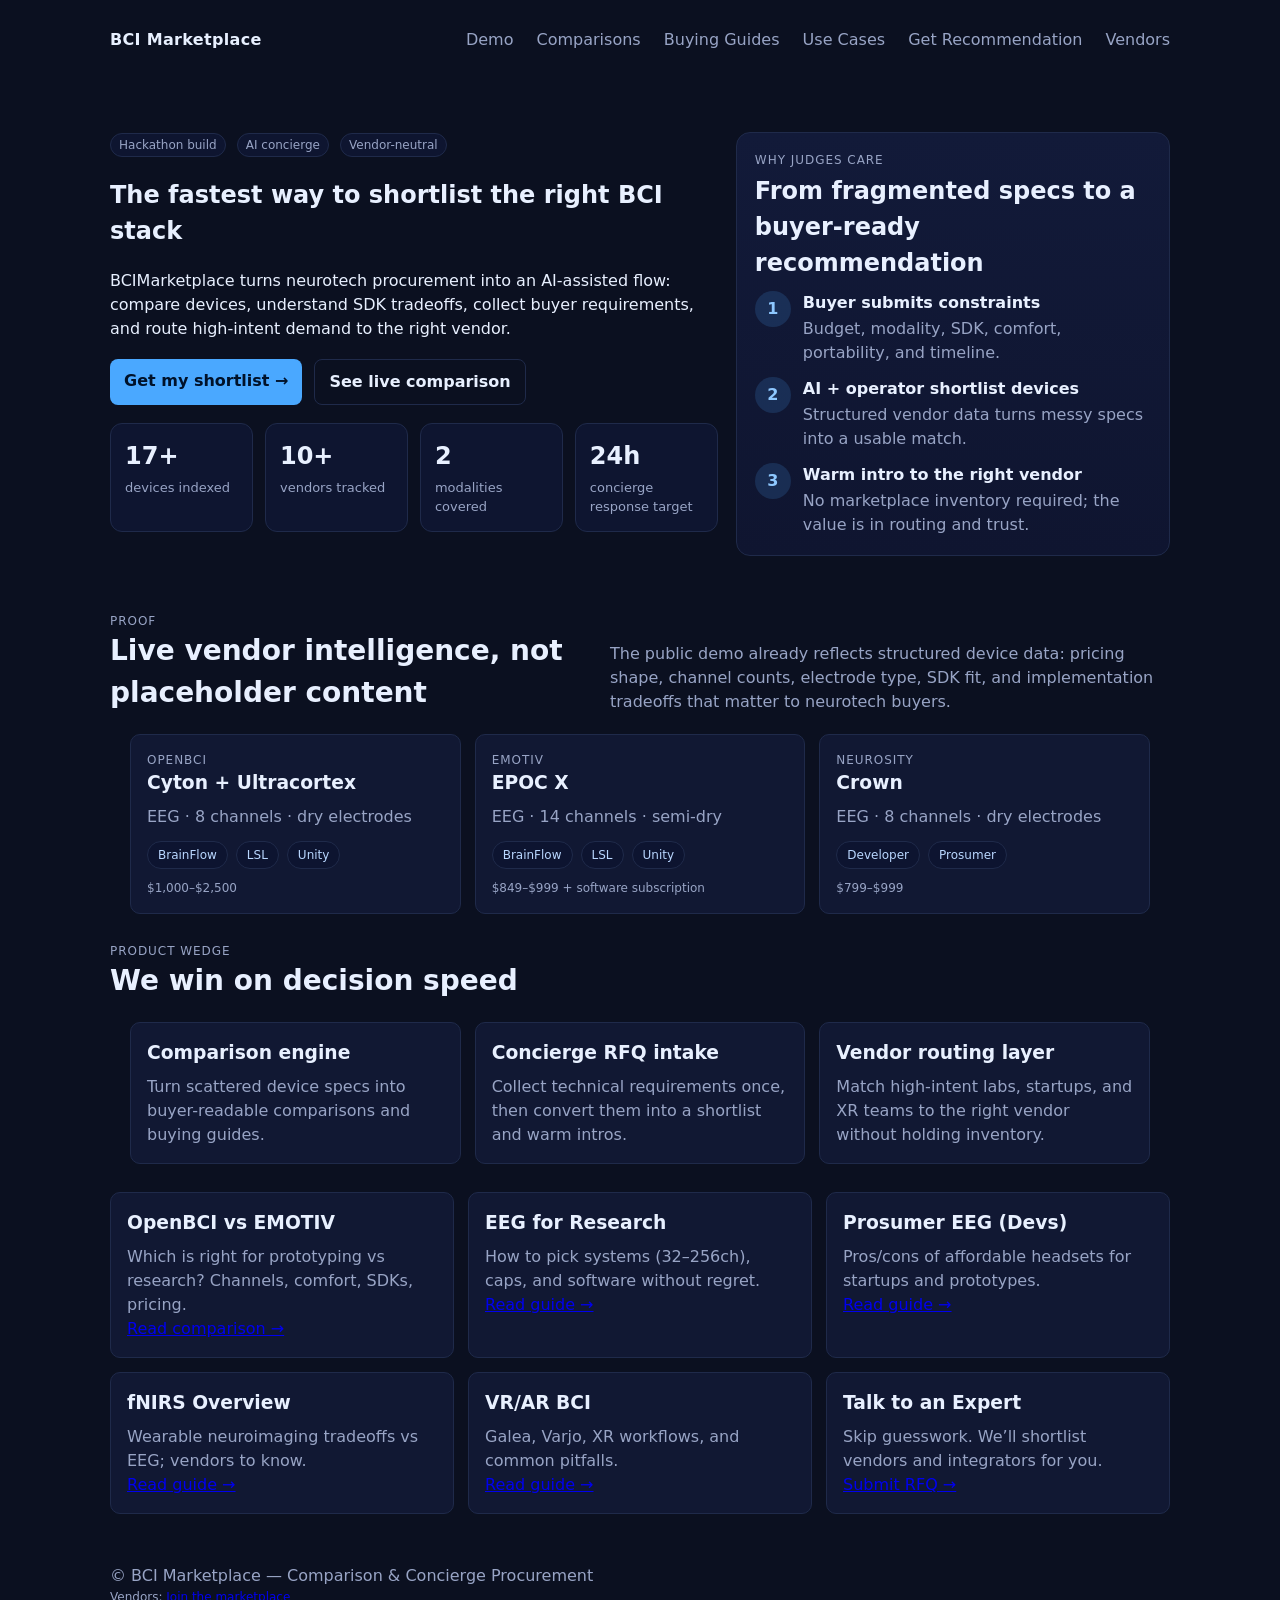
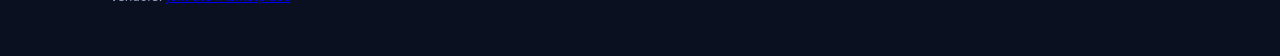
<file: docs/index.html>
<!doctype html>
<html lang="en">
<head>
<meta charset="utf-8" />
<meta name="viewport" content="width=device-width, initial-scale=1" />
<title>BCI Marketplace — Compare, Decide, Procure</title>
<link rel="stylesheet" href="./style.css" />
<meta name="description" content="Compare neurotech devices (EEG, fNIRS), get expert recommendations, and connect with vetted vendors and integrators." />
</head>
<body>
  <header class="header">
    <a href="./"><strong>BCI Marketplace</strong></a>
    <nav class="nav">
      <a href="./demo.html">Demo</a>
      <a href="./compare/openbci-vs-emotiv.html">Comparisons</a>
      <a href="./buying-guide/eeg-research.html">Buying Guides</a>
      <a href="./use-cases/vr-bci.html">Use Cases</a>
      <a href="./rfq.html">Get Recommendation</a>
      <a href="./vendor-onboard.html">Vendors</a>
    </nav>
  </header>
  <section class="hero-grid">
    <div>
      <span class="badge">Hackathon build</span>
      <span class="badge">AI concierge</span>
      <span class="badge">Vendor-neutral</span>
      <h1>The fastest way to shortlist the right BCI stack</h1>
      <p>BCIMarketplace turns neurotech procurement into an AI-assisted flow: compare devices, understand SDK tradeoffs, collect buyer requirements, and route high-intent demand to the right vendor.</p>
      <div class="cta-row">
        <a class="cta" href="./rfq.html">Get my shortlist →</a>
        <a class="cta ghost" href="./compare/openbci-vs-emotiv.html">See live comparison</a>
      </div>
      <div class="metrics">
        <div class="metric"><strong>17+</strong><span>devices indexed</span></div>
        <div class="metric"><strong>10+</strong><span>vendors tracked</span></div>
        <div class="metric"><strong>2</strong><span>modalities covered</span></div>
        <div class="metric"><strong>24h</strong><span>concierge response target</span></div>
      </div>
    </div>
    <div class="panel">
      <div class="small caps">Why judges care</div>
      <h3>From fragmented specs to a buyer-ready recommendation</h3>
      <div class="steps">
        <div class="step">
          <strong>1</strong>
          <div>
            <h4>Buyer submits constraints</h4>
            <p>Budget, modality, SDK, comfort, portability, and timeline.</p>
          </div>
        </div>
        <div class="step">
          <strong>2</strong>
          <div>
            <h4>AI + operator shortlist devices</h4>
            <p>Structured vendor data turns messy specs into a usable match.</p>
          </div>
        </div>
        <div class="step">
          <strong>3</strong>
          <div>
            <h4>Warm intro to the right vendor</h4>
            <p>No marketplace inventory required; the value is in routing and trust.</p>
          </div>
        </div>
      </div>
    </div>
  </section>
  <section class="section">
    <div class="section-head">
      <div>
        <div class="small caps">Proof</div>
        <h2>Live vendor intelligence, not placeholder content</h2>
      </div>
      <p class="section-copy">The public demo already reflects structured device data: pricing shape, channel counts, electrode type, SDK fit, and implementation tradeoffs that matter to neurotech buyers.</p>
    </div>
    <div class="grid">
      <div class="card">
        <div class="small caps">OpenBCI</div>
        <h3>Cyton + Ultracortex</h3>
        <p>EEG · 8 channels · dry electrodes</p>
        <div class="pill-row"><span class="pill">BrainFlow</span><span class="pill">LSL</span><span class="pill">Unity</span></div>
        <p class="small">$1,000–$2,500</p>
      </div>
      <div class="card">
        <div class="small caps">EMOTIV</div>
        <h3>EPOC X</h3>
        <p>EEG · 14 channels · semi-dry</p>
        <div class="pill-row"><span class="pill">BrainFlow</span><span class="pill">LSL</span><span class="pill">Unity</span></div>
        <p class="small">$849–$999 + software subscription</p>
      </div>
      <div class="card">
        <div class="small caps">Neurosity</div>
        <h3>Crown</h3>
        <p>EEG · 8 channels · dry electrodes</p>
        <div class="pill-row"><span class="pill">Developer</span><span class="pill">Prosumer</span></div>
        <p class="small">$799–$999</p>
      </div>
    </div>
  </section>
  <section class="section">
    <div class="section-head">
      <div>
        <div class="small caps">Product wedge</div>
        <h2>We win on decision speed</h2>
      </div>
    </div>
    <div class="grid grid-3">
      <div class="card">
        <h3>Comparison engine</h3>
        <p>Turn scattered device specs into buyer-readable comparisons and buying guides.</p>
      </div>
      <div class="card">
        <h3>Concierge RFQ intake</h3>
        <p>Collect technical requirements once, then convert them into a shortlist and warm intros.</p>
      </div>
      <div class="card">
        <h3>Vendor routing layer</h3>
        <p>Match high-intent labs, startups, and XR teams to the right vendor without holding inventory.</p>
      </div>
    </div>
  </section>
  <section class="grid">
    <div class="card">
      <h3>OpenBCI vs EMOTIV</h3>
      <p>Which is right for prototyping vs research? Channels, comfort, SDKs, pricing.</p>
      <p><a href="./compare/openbci-vs-emotiv.html">Read comparison →</a></p>
    </div>
    <div class="card">
      <h3>EEG for Research</h3>
      <p>How to pick systems (32–256ch), caps, and software without regret.</p>
      <p><a href="./buying-guide/eeg-research.html">Read guide →</a></p>
    </div>
    <div class="card">
      <h3>Prosumer EEG (Devs)</h3>
      <p>Pros/cons of affordable headsets for startups and prototypes.</p>
      <p><a href="./buying-guide/eeg-prosumer.html">Read guide →</a></p>
    </div>
    <div class="card">
      <h3>fNIRS Overview</h3>
      <p>Wearable neuroimaging tradeoffs vs EEG; vendors to know.</p>
      <p><a href="./buying-guide/fnirs.html">Read guide →</a></p>
    </div>
    <div class="card">
      <h3>VR/AR BCI</h3>
      <p>Galea, Varjo, XR workflows, and common pitfalls.</p>
      <p><a href="./use-cases/vr-bci.html">Read guide →</a></p>
    </div>
    <div class="card">
      <h3>Talk to an Expert</h3>
      <p>Skip guesswork. We’ll shortlist vendors and integrators for you.</p>
      <p><a href="./rfq.html">Submit RFQ →</a></p>
    </div>
  </section>
  <footer>
    <div>© BCI Marketplace — Comparison & Concierge Procurement</div>
    <div class="small">Vendors: <a href="./vendor-onboard.html">Join the marketplace</a></div>
  </footer>
</body>
</html>
</file>
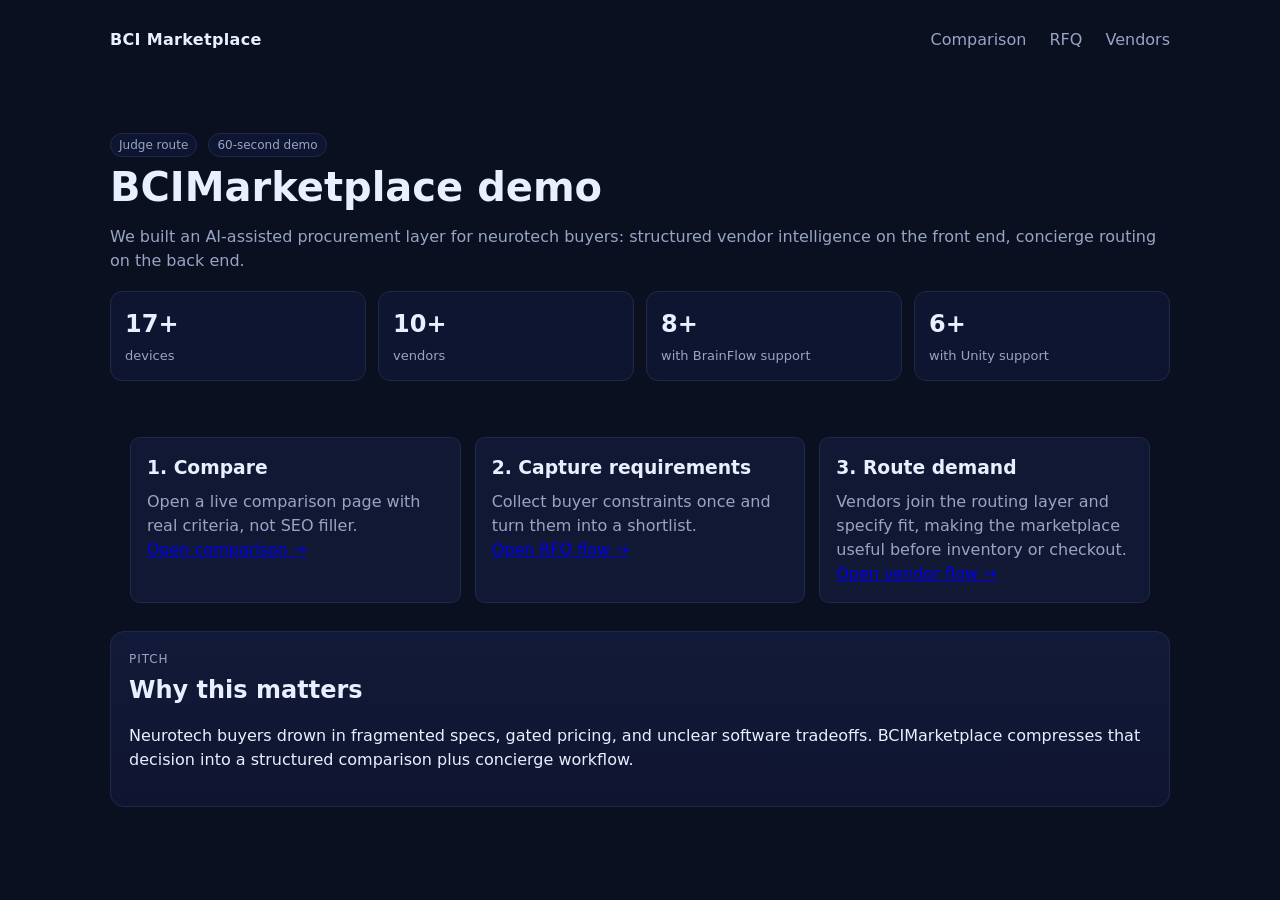
<file: docs/demo.html>
<!doctype html>
<html lang="en">
<head>
<meta charset="utf-8" />
<meta name="viewport" content="width=device-width, initial-scale=1" />
<title>BCIMarketplace Demo</title>
<meta name="description" content="Judge-facing BCIMarketplace demo: compare devices, capture requirements, and route demand to the right neurotech vendor." />
<link rel="stylesheet" href="./style.css" />
</head>
<body>
  <header class="header">
    <a href="./"><strong>BCI Marketplace</strong></a>
    <nav class="nav">
      <a href="./compare/openbci-vs-emotiv.html">Comparison</a>
      <a href="./rfq.html">RFQ</a>
      <a href="./vendor-onboard.html">Vendors</a>
    </nav>
  </header>

  <section class="hero">
    <span class="badge">Judge route</span>
    <span class="badge">60-second demo</span>
    <h1>BCIMarketplace demo</h1>
    <p>We built an AI-assisted procurement layer for neurotech buyers: structured vendor intelligence on the front end, concierge routing on the back end.</p>
    <div class="metrics">
      <div class="metric"><strong>17+</strong><span>devices</span></div>
      <div class="metric"><strong>10+</strong><span>vendors</span></div>
      <div class="metric"><strong>8+</strong><span>with BrainFlow support</span></div>
      <div class="metric"><strong>6+</strong><span>with Unity support</span></div>
    </div>
  </section>

  <section class="section">
    <div class="grid grid-3">
      <div class="card">
        <h3>1. Compare</h3>
        <p>Open a live comparison page with real criteria, not SEO filler.</p>
        <p><a href="./compare/openbci-vs-emotiv.html">Open comparison →</a></p>
      </div>
      <div class="card">
        <h3>2. Capture requirements</h3>
        <p>Collect buyer constraints once and turn them into a shortlist.</p>
        <p><a href="./rfq.html">Open RFQ flow →</a></p>
      </div>
      <div class="card">
        <h3>3. Route demand</h3>
        <p>Vendors join the routing layer and specify fit, making the marketplace useful before inventory or checkout.</p>
        <p><a href="./vendor-onboard.html">Open vendor flow →</a></p>
      </div>
    </div>
  </section>

  <section class="section">
    <div class="panel">
      <div class="small caps">Pitch</div>
      <h3>Why this matters</h3>
      <p>Neurotech buyers drown in fragmented specs, gated pricing, and unclear software tradeoffs. BCIMarketplace compresses that decision into a structured comparison plus concierge workflow.</p>
    </div>
  </section>
</body>
</html>
</file>
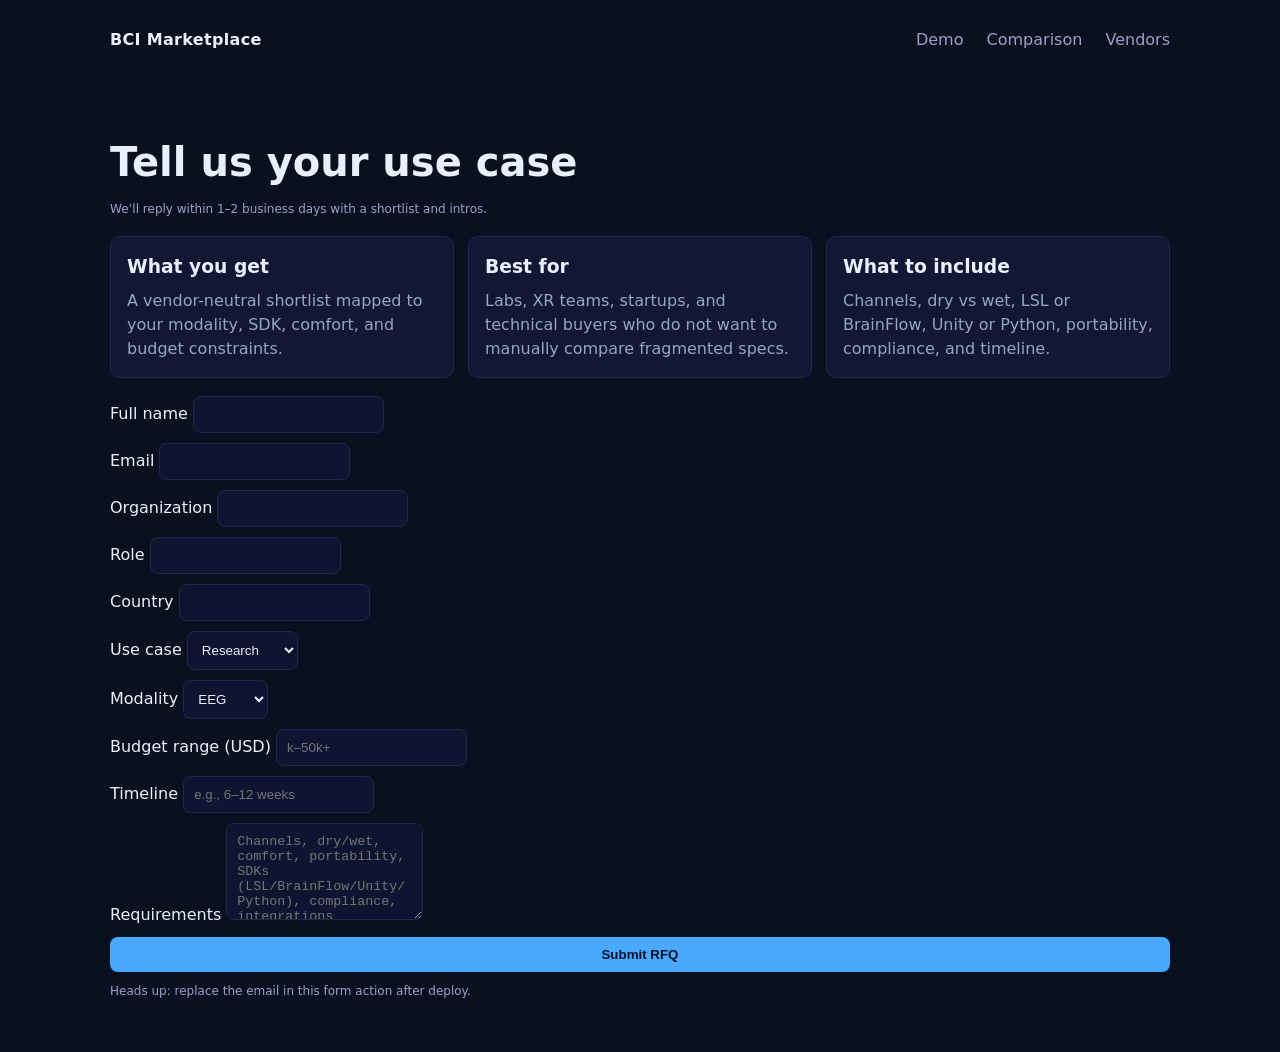
<file: docs/rfq.html>
<!doctype html>
<html lang="en">
<head>
<meta charset="utf-8" />
<meta name="viewport" content="width=device-width, initial-scale=1" />
<title>Request Recommendation — BCI Marketplace</title>
<meta name="description" content="Submit your BCI requirements and get a vendor-neutral shortlist based on modality, budget, SDK fit, and timeline." />
<link rel="stylesheet" href="./style.css" />
</head>
<body>
  <header class="header">
    <a href="./"><strong>BCI Marketplace</strong></a>
    <nav class="nav">
      <a href="./demo.html">Demo</a>
      <a href="./compare/openbci-vs-emotiv.html">Comparison</a>
      <a href="./vendor-onboard.html">Vendors</a>
    </nav>
  </header>
  <section class="hero">
    <h1>Tell us your use case</h1>
    <p class="small">We’ll reply within 1–2 business days with a shortlist and intros.</p>
    <section class="grid grid-3" style="padding:0;margin:0 0 18px;max-width:none;">
      <div class="card">
        <h3>What you get</h3>
        <p>A vendor-neutral shortlist mapped to your modality, SDK, comfort, and budget constraints.</p>
      </div>
      <div class="card">
        <h3>Best for</h3>
        <p>Labs, XR teams, startups, and technical buyers who do not want to manually compare fragmented specs.</p>
      </div>
      <div class="card">
        <h3>What to include</h3>
        <p>Channels, dry vs wet, LSL or BrainFlow, Unity or Python, portability, compliance, and timeline.</p>
      </div>
    </section>
    <form action="https://formsubmit.co/PLEASE_REPLACE_WITH_YOUR_EMAIL@example.com" method="POST">
      <input type="hidden" name="_subject" value="BCIMarketplace RFQ" />
      <input type="hidden" name="_template" value="table" />
      <label>Full name <input name="name" required /></label>
      <label>Email <input type="email" name="email" required /></label>
      <label>Organization <input name="org" /></label>
      <label>Role <input name="role" /></label>
      <label>Country <input name="country" /></label>
      <label>Use case
        <select name="use_case">
          <option>Research</option><option>VR/XR</option><option>Education</option>
          <option>Clinical</option><option>Wellness</option><option>Productivity</option>
          <option>Other</option>
        </select>
      </label>
      <label>Modality
        <select name="modality">
          <option>EEG</option><option>fNIRS</option><option>Both</option><option>Unsure</option>
        </select>
      </label>
      <label>Budget range (USD) <input name="budget" placeholder="k–50k+" /></label>
      <label>Timeline <input name="timeline" placeholder="e.g., 6–12 weeks" /></label>
      <label>Requirements
        <textarea name="requirements" rows="5" placeholder="Channels, dry/wet, comfort, portability, SDKs (LSL/BrainFlow/Unity/Python), compliance, integrations"></textarea>
      </label>
      <button type="submit">Submit RFQ</button>
      <div class="small">Heads up: replace the email in this form action after deploy.</div>
    </form>
  </section>
</body>
</html>
</file>
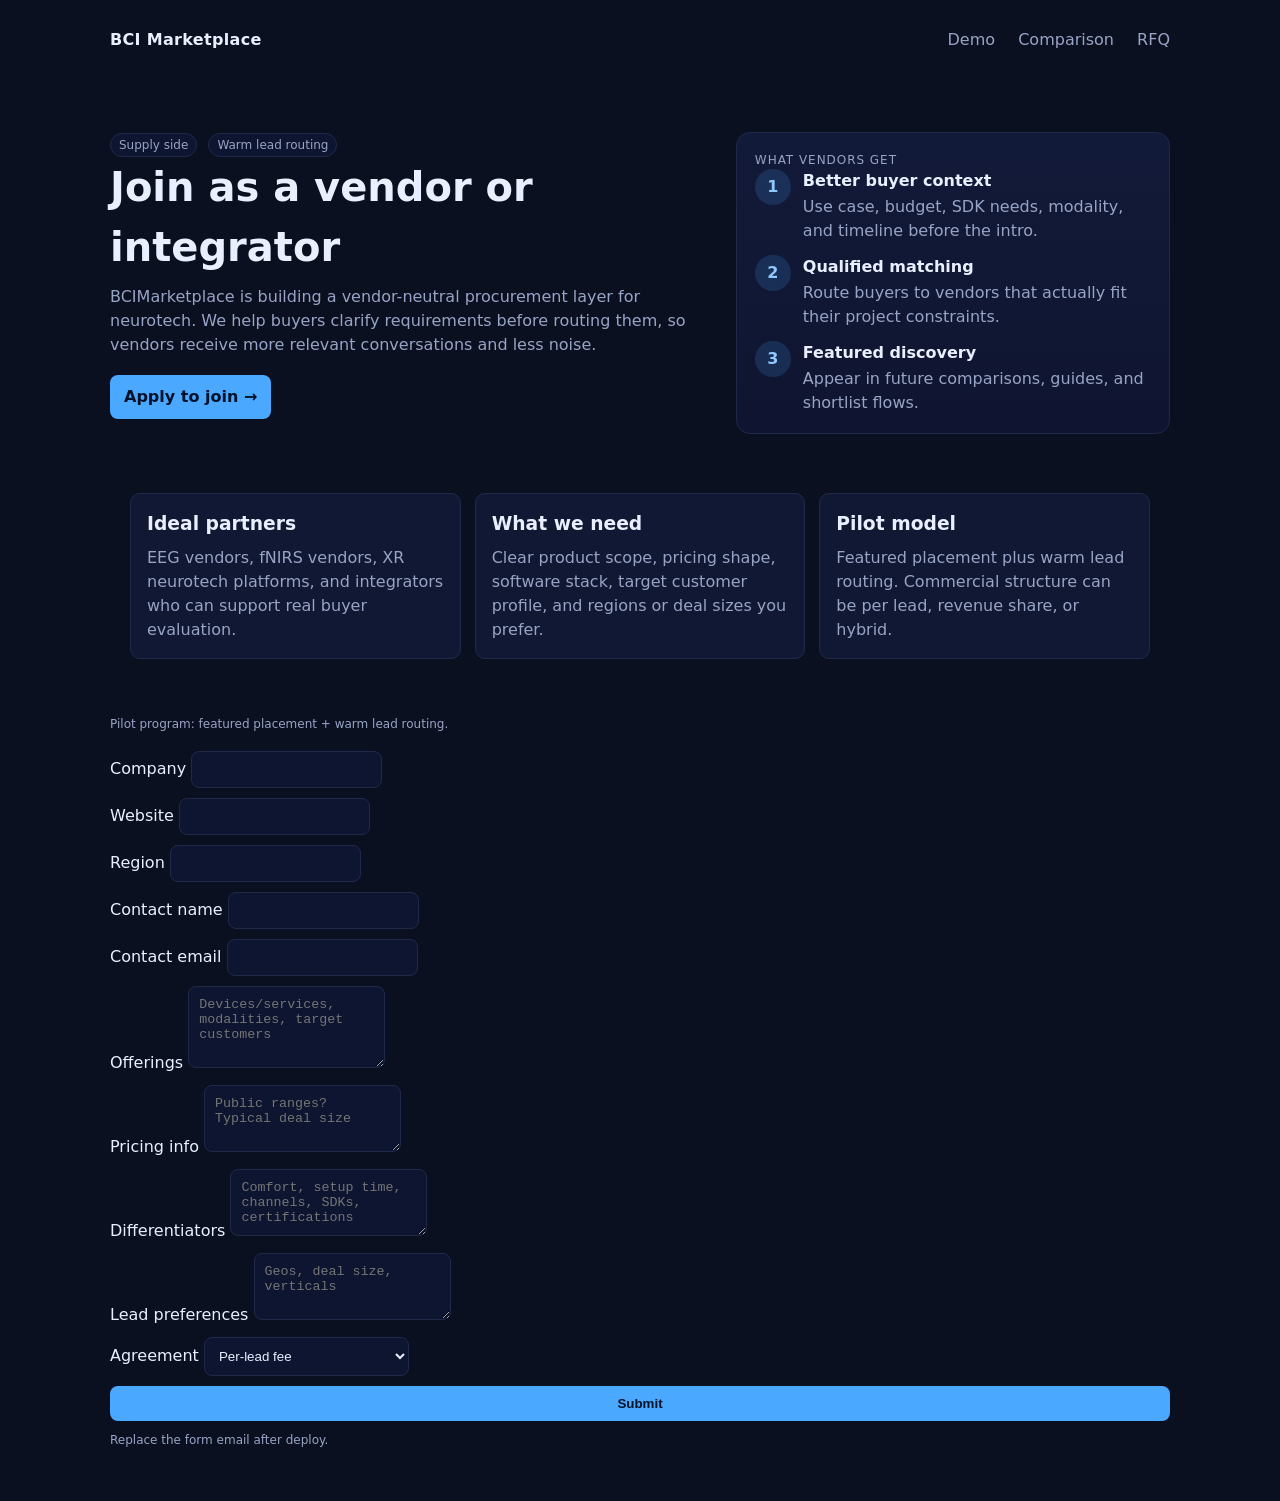
<file: docs/vendor-onboard.html>
<!doctype html>
<html lang="en">
<head>
<meta charset="utf-8" />
<meta name="viewport" content="width=device-width, initial-scale=1" />
<title>Vendor Onboarding — BCI Marketplace</title>
<meta name="description" content="Join BCIMarketplace as a neurotech vendor or integrator and receive better-scoped, higher-intent buyer introductions." />
<link rel="stylesheet" href="./style.css" />
</head>
<body>
  <header class="header">
    <a href="./"><strong>BCI Marketplace</strong></a>
    <nav class="nav">
      <a href="./demo.html">Demo</a>
      <a href="./compare/openbci-vs-emotiv.html">Comparison</a>
      <a href="./rfq.html">RFQ</a>
    </nav>
  </header>

  <section class="hero hero-grid">
    <div>
      <span class="badge">Supply side</span>
      <span class="badge">Warm lead routing</span>
      <h1>Join as a vendor or integrator</h1>
      <p>BCIMarketplace is building a vendor-neutral procurement layer for neurotech. We help buyers clarify requirements before routing them, so vendors receive more relevant conversations and less noise.</p>
      <div class="cta-row">
        <a class="cta" href="#apply">Apply to join →</a>
      </div>
    </div>
    <div class="panel">
      <div class="small caps">What vendors get</div>
      <div class="steps">
        <div class="step"><strong>1</strong><div><h4>Better buyer context</h4><p>Use case, budget, SDK needs, modality, and timeline before the intro.</p></div></div>
        <div class="step"><strong>2</strong><div><h4>Qualified matching</h4><p>Route buyers to vendors that actually fit their project constraints.</p></div></div>
        <div class="step"><strong>3</strong><div><h4>Featured discovery</h4><p>Appear in future comparisons, guides, and shortlist flows.</p></div></div>
      </div>
    </div>
  </section>

  <section class="section">
    <div class="grid grid-3">
      <div class="card"><h3>Ideal partners</h3><p>EEG vendors, fNIRS vendors, XR neurotech platforms, and integrators who can support real buyer evaluation.</p></div>
      <div class="card"><h3>What we need</h3><p>Clear product scope, pricing shape, software stack, target customer profile, and regions or deal sizes you prefer.</p></div>
      <div class="card"><h3>Pilot model</h3><p>Featured placement plus warm lead routing. Commercial structure can be per lead, revenue share, or hybrid.</p></div>
    </div>
  </section>

  <section class="hero" id="apply">
    <p class="small">Pilot program: featured placement + warm lead routing.</p>
    <form action="https://formsubmit.co/PLEASE_REPLACE_WITH_YOUR_EMAIL@example.com" method="POST">
      <input type="hidden" name="_subject" value="BCIMarketplace Vendor Onboarding" />
      <input type="hidden" name="_template" value="table" />
      <label>Company <input name="company" required /></label>
      <label>Website <input name="website" required /></label>
      <label>Region <input name="region" /></label>
      <label>Contact name <input name="name" /></label>
      <label>Contact email <input type="email" name="email" required /></label>
      <label>Offerings <textarea name="offerings" rows="4" placeholder="Devices/services, modalities, target customers"></textarea></label>
      <label>Pricing info <textarea name="pricing" rows="3" placeholder="Public ranges? Typical deal size"></textarea></label>
      <label>Differentiators <textarea name="diffs" rows="3" placeholder="Comfort, setup time, channels, SDKs, certifications"></textarea></label>
      <label>Lead preferences <textarea name="prefs" rows="3" placeholder="Geos, deal size, verticals"></textarea></label>
      <label>Agreement
        <select name="agreement">
          <option>Per-lead fee</option>
          <option>Commission on closed-won</option>
          <option>Both</option>
          <option>Open to discuss</option>
        </select>
      </label>
      <button type="submit">Submit</button>
      <div class="small">Replace the form email after deploy.</div>
    </form>
  </section>
</body>
</html>
</file>
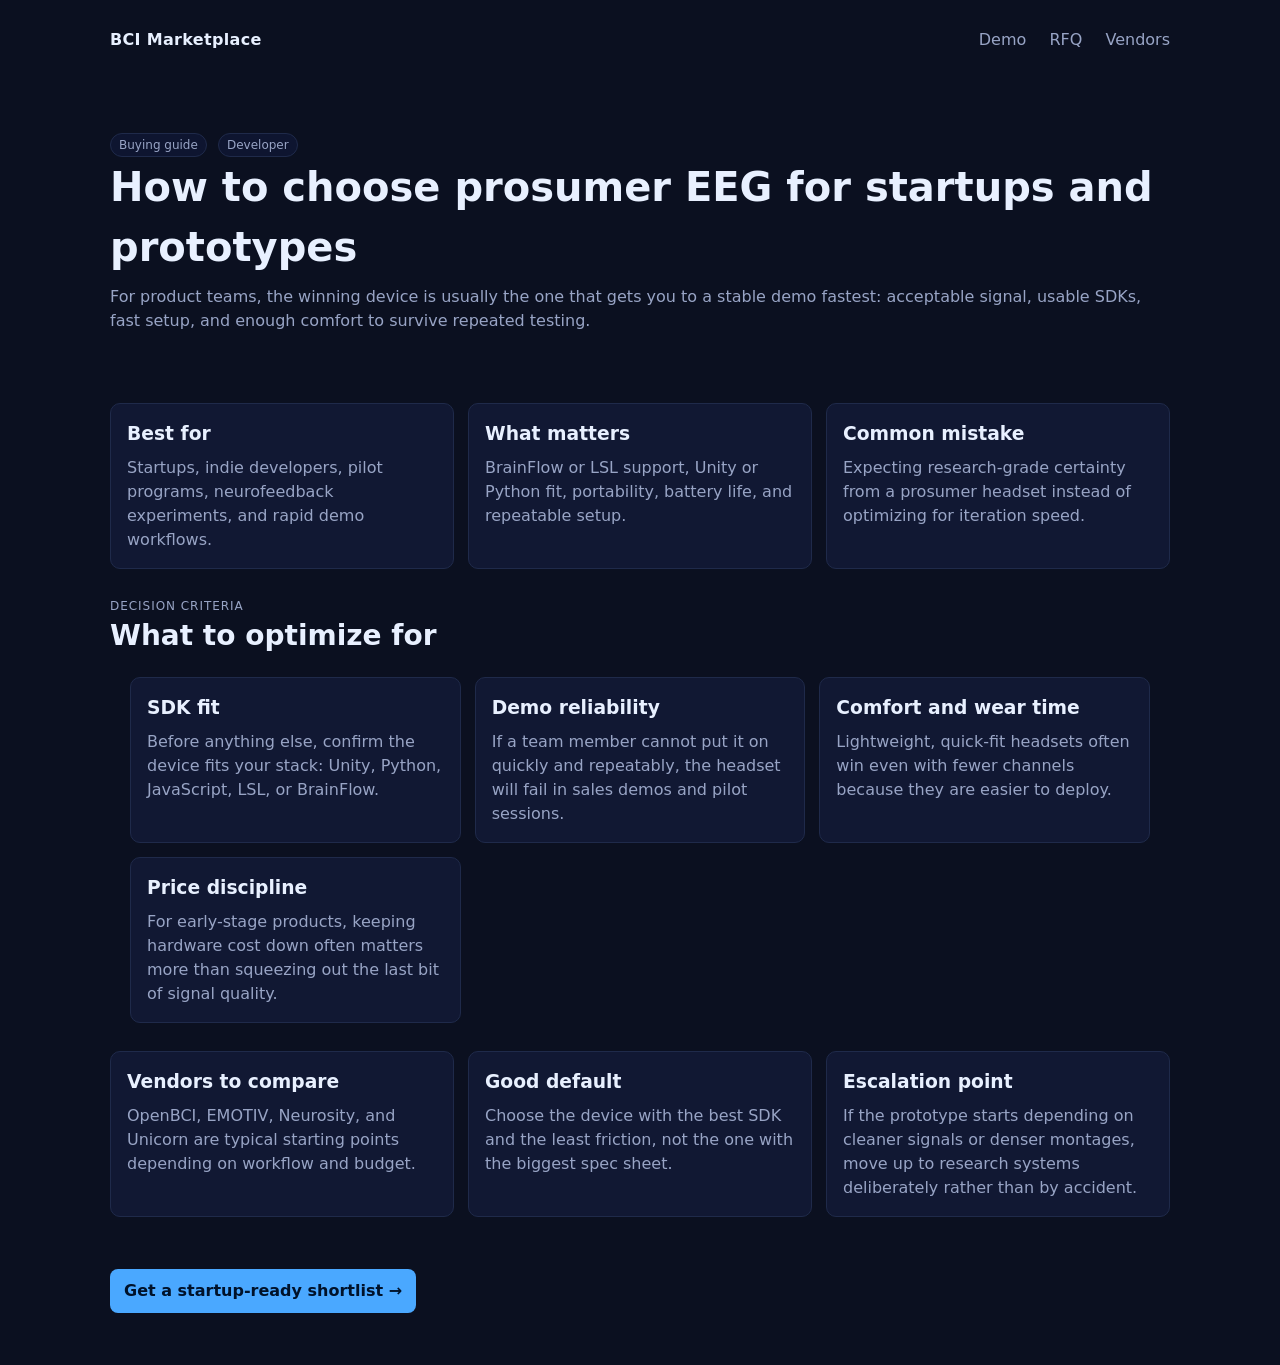
<file: docs/buying-guide/eeg-prosumer.html>
<!doctype html>
<html lang="en">
<head>
<meta charset="utf-8" />
<meta name="viewport" content="width=device-width, initial-scale=1" />
<title>Prosumer EEG for Developers — BCI Marketplace</title>
<meta name="description" content="How startups and developers should choose prosumer EEG: SDKs, comfort, setup speed, pricing, and demo readiness." />
<link rel="stylesheet" href="../style.css" />
</head>
<body>
  <header class="header">
    <a href="../"><strong>BCI Marketplace</strong></a>
    <nav class="nav">
      <a href="../demo.html">Demo</a>
      <a href="../rfq.html">RFQ</a>
      <a href="../vendor-onboard.html">Vendors</a>
    </nav>
  </header>

  <section class="hero">
    <span class="badge">Buying guide</span>
    <span class="badge">Developer</span>
    <h1>How to choose prosumer EEG for startups and prototypes</h1>
    <p>For product teams, the winning device is usually the one that gets you to a stable demo fastest: acceptable signal, usable SDKs, fast setup, and enough comfort to survive repeated testing.</p>
  </section>

  <section class="grid grid-3">
    <div class="card"><h3>Best for</h3><p>Startups, indie developers, pilot programs, neurofeedback experiments, and rapid demo workflows.</p></div>
    <div class="card"><h3>What matters</h3><p>BrainFlow or LSL support, Unity or Python fit, portability, battery life, and repeatable setup.</p></div>
    <div class="card"><h3>Common mistake</h3><p>Expecting research-grade certainty from a prosumer headset instead of optimizing for iteration speed.</p></div>
  </section>

  <section class="section">
    <div class="section-head"><div><div class="small caps">Decision criteria</div><h2>What to optimize for</h2></div></div>
    <div class="grid grid-2">
      <div class="card"><h3>SDK fit</h3><p>Before anything else, confirm the device fits your stack: Unity, Python, JavaScript, LSL, or BrainFlow.</p></div>
      <div class="card"><h3>Demo reliability</h3><p>If a team member cannot put it on quickly and repeatably, the headset will fail in sales demos and pilot sessions.</p></div>
      <div class="card"><h3>Comfort and wear time</h3><p>Lightweight, quick-fit headsets often win even with fewer channels because they are easier to deploy.</p></div>
      <div class="card"><h3>Price discipline</h3><p>For early-stage products, keeping hardware cost down often matters more than squeezing out the last bit of signal quality.</p></div>
    </div>
  </section>

  <section class="grid">
    <div class="card"><h3>Vendors to compare</h3><p>OpenBCI, EMOTIV, Neurosity, and Unicorn are typical starting points depending on workflow and budget.</p></div>
    <div class="card"><h3>Good default</h3><p>Choose the device with the best SDK and the least friction, not the one with the biggest spec sheet.</p></div>
    <div class="card"><h3>Escalation point</h3><p>If the prototype starts depending on cleaner signals or denser montages, move up to research systems deliberately rather than by accident.</p></div>
  </section>

  <section class="hero">
    <a class="cta" href="../rfq.html">Get a startup-ready shortlist →</a>
  </section>
</body>
</html>
</file>
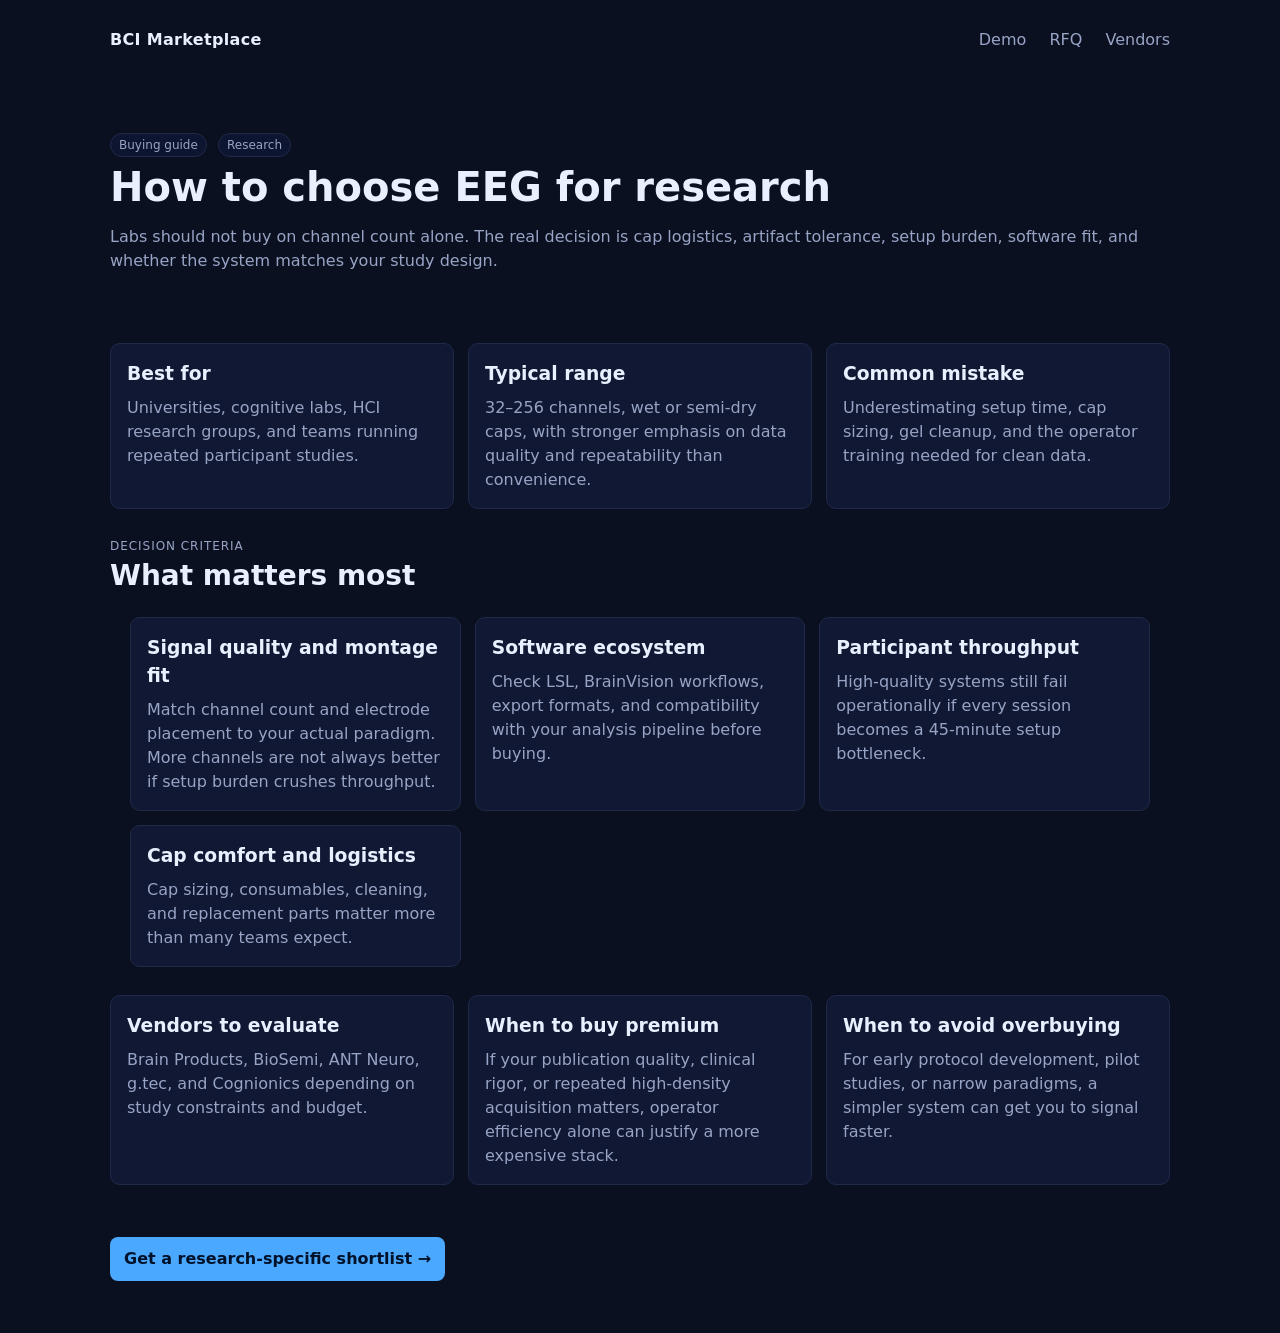
<file: docs/buying-guide/eeg-research.html>
<!doctype html>
<html lang="en">
<head>
<meta charset="utf-8" />
<meta name="viewport" content="width=device-width, initial-scale=1" />
<title>EEG for Research — BCI Marketplace</title>
<meta name="description" content="How research teams should choose EEG systems: channels, cap logistics, software, setup burden, and procurement tradeoffs." />
<link rel="stylesheet" href="../style.css" />
</head>
<body>
  <header class="header">
    <a href="../"><strong>BCI Marketplace</strong></a>
    <nav class="nav">
      <a href="../demo.html">Demo</a>
      <a href="../rfq.html">RFQ</a>
      <a href="../vendor-onboard.html">Vendors</a>
    </nav>
  </header>

  <section class="hero">
    <span class="badge">Buying guide</span>
    <span class="badge">Research</span>
    <h1>How to choose EEG for research</h1>
    <p>Labs should not buy on channel count alone. The real decision is cap logistics, artifact tolerance, setup burden, software fit, and whether the system matches your study design.</p>
  </section>

  <section class="grid grid-3">
    <div class="card"><h3>Best for</h3><p>Universities, cognitive labs, HCI research groups, and teams running repeated participant studies.</p></div>
    <div class="card"><h3>Typical range</h3><p>32–256 channels, wet or semi-dry caps, with stronger emphasis on data quality and repeatability than convenience.</p></div>
    <div class="card"><h3>Common mistake</h3><p>Underestimating setup time, cap sizing, gel cleanup, and the operator training needed for clean data.</p></div>
  </section>

  <section class="section">
    <div class="section-head"><div><div class="small caps">Decision criteria</div><h2>What matters most</h2></div></div>
    <div class="grid grid-2">
      <div class="card"><h3>Signal quality and montage fit</h3><p>Match channel count and electrode placement to your actual paradigm. More channels are not always better if setup burden crushes throughput.</p></div>
      <div class="card"><h3>Software ecosystem</h3><p>Check LSL, BrainVision workflows, export formats, and compatibility with your analysis pipeline before buying.</p></div>
      <div class="card"><h3>Participant throughput</h3><p>High-quality systems still fail operationally if every session becomes a 45-minute setup bottleneck.</p></div>
      <div class="card"><h3>Cap comfort and logistics</h3><p>Cap sizing, consumables, cleaning, and replacement parts matter more than many teams expect.</p></div>
    </div>
  </section>

  <section class="grid">
    <div class="card"><h3>Vendors to evaluate</h3><p>Brain Products, BioSemi, ANT Neuro, g.tec, and Cognionics depending on study constraints and budget.</p></div>
    <div class="card"><h3>When to buy premium</h3><p>If your publication quality, clinical rigor, or repeated high-density acquisition matters, operator efficiency alone can justify a more expensive stack.</p></div>
    <div class="card"><h3>When to avoid overbuying</h3><p>For early protocol development, pilot studies, or narrow paradigms, a simpler system can get you to signal faster.</p></div>
  </section>

  <section class="hero">
    <a class="cta" href="../rfq.html">Get a research-specific shortlist →</a>
  </section>
</body>
</html>
</file>
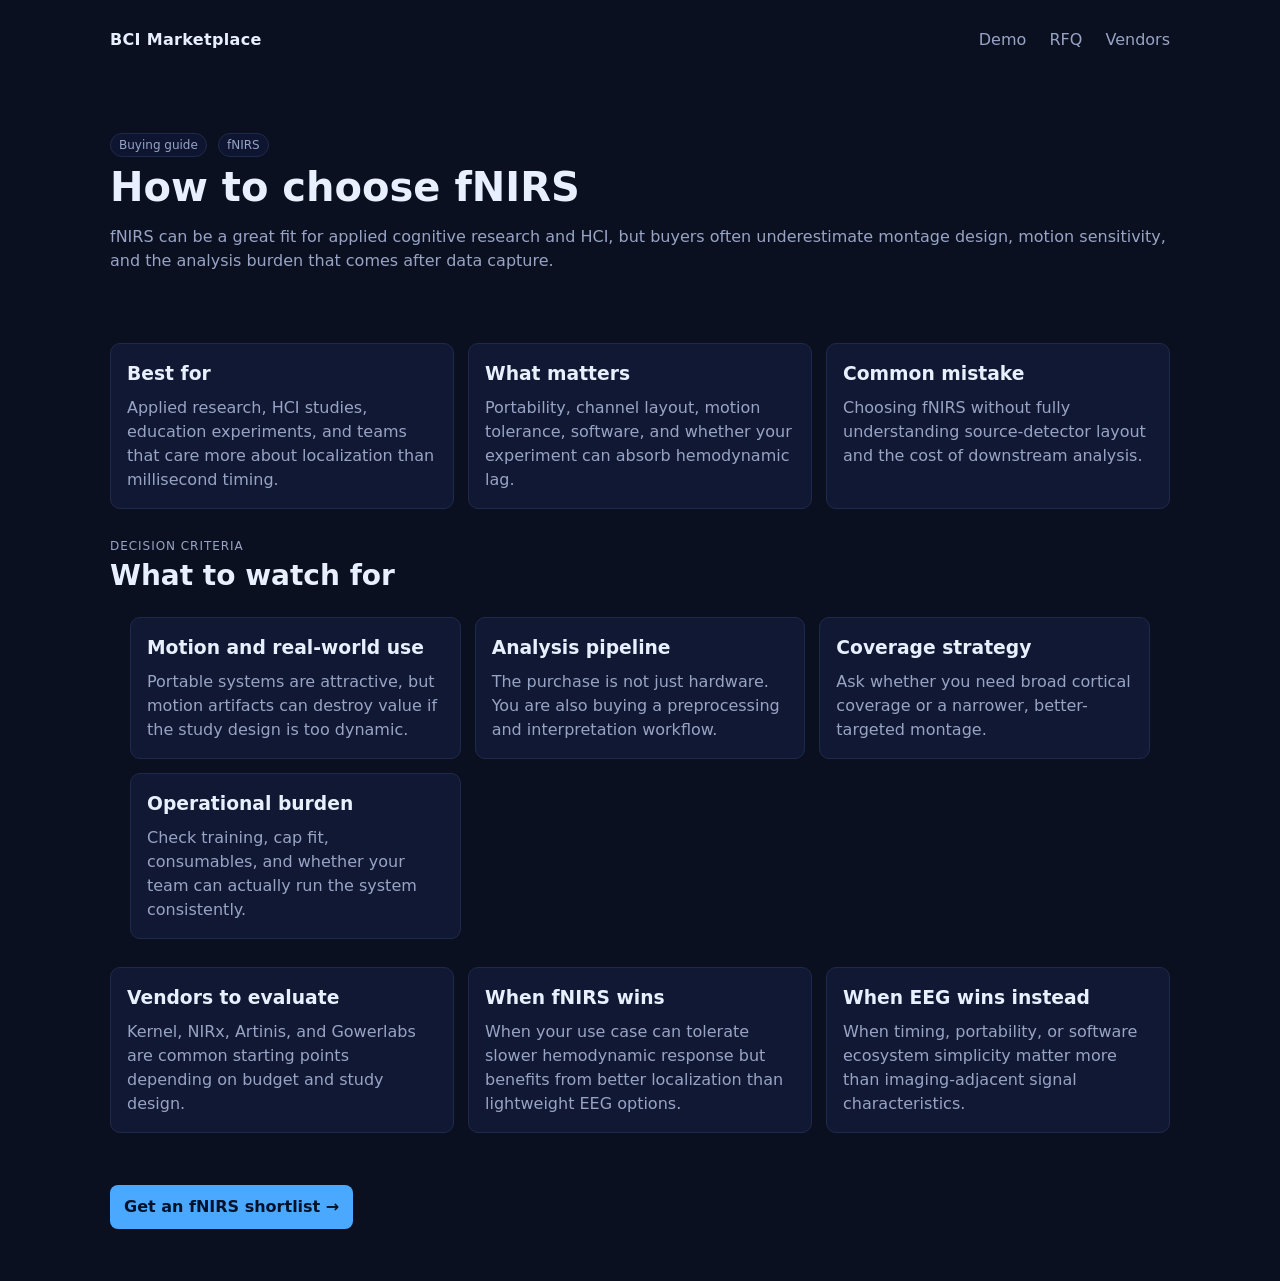
<file: docs/buying-guide/fnirs.html>
<!doctype html>
<html lang="en">
<head>
<meta charset="utf-8" />
<meta name="viewport" content="width=device-width, initial-scale=1" />
<title>fNIRS Buying Guide — BCI Marketplace</title>
<meta name="description" content="How to choose fNIRS systems for applied research: motion tolerance, portability, montage design, and analysis overhead." />
<link rel="stylesheet" href="../style.css" />
</head>
<body>
  <header class="header">
    <a href="../"><strong>BCI Marketplace</strong></a>
    <nav class="nav">
      <a href="../demo.html">Demo</a>
      <a href="../rfq.html">RFQ</a>
      <a href="../vendor-onboard.html">Vendors</a>
    </nav>
  </header>

  <section class="hero">
    <span class="badge">Buying guide</span>
    <span class="badge">fNIRS</span>
    <h1>How to choose fNIRS</h1>
    <p>fNIRS can be a great fit for applied cognitive research and HCI, but buyers often underestimate montage design, motion sensitivity, and the analysis burden that comes after data capture.</p>
  </section>

  <section class="grid grid-3">
    <div class="card"><h3>Best for</h3><p>Applied research, HCI studies, education experiments, and teams that care more about localization than millisecond timing.</p></div>
    <div class="card"><h3>What matters</h3><p>Portability, channel layout, motion tolerance, software, and whether your experiment can absorb hemodynamic lag.</p></div>
    <div class="card"><h3>Common mistake</h3><p>Choosing fNIRS without fully understanding source-detector layout and the cost of downstream analysis.</p></div>
  </section>

  <section class="section">
    <div class="section-head"><div><div class="small caps">Decision criteria</div><h2>What to watch for</h2></div></div>
    <div class="grid grid-2">
      <div class="card"><h3>Motion and real-world use</h3><p>Portable systems are attractive, but motion artifacts can destroy value if the study design is too dynamic.</p></div>
      <div class="card"><h3>Analysis pipeline</h3><p>The purchase is not just hardware. You are also buying a preprocessing and interpretation workflow.</p></div>
      <div class="card"><h3>Coverage strategy</h3><p>Ask whether you need broad cortical coverage or a narrower, better-targeted montage.</p></div>
      <div class="card"><h3>Operational burden</h3><p>Check training, cap fit, consumables, and whether your team can actually run the system consistently.</p></div>
    </div>
  </section>

  <section class="grid">
    <div class="card"><h3>Vendors to evaluate</h3><p>Kernel, NIRx, Artinis, and Gowerlabs are common starting points depending on budget and study design.</p></div>
    <div class="card"><h3>When fNIRS wins</h3><p>When your use case can tolerate slower hemodynamic response but benefits from better localization than lightweight EEG options.</p></div>
    <div class="card"><h3>When EEG wins instead</h3><p>When timing, portability, or software ecosystem simplicity matter more than imaging-adjacent signal characteristics.</p></div>
  </section>

  <section class="hero">
    <a class="cta" href="../rfq.html">Get an fNIRS shortlist →</a>
  </section>
</body>
</html>
</file>
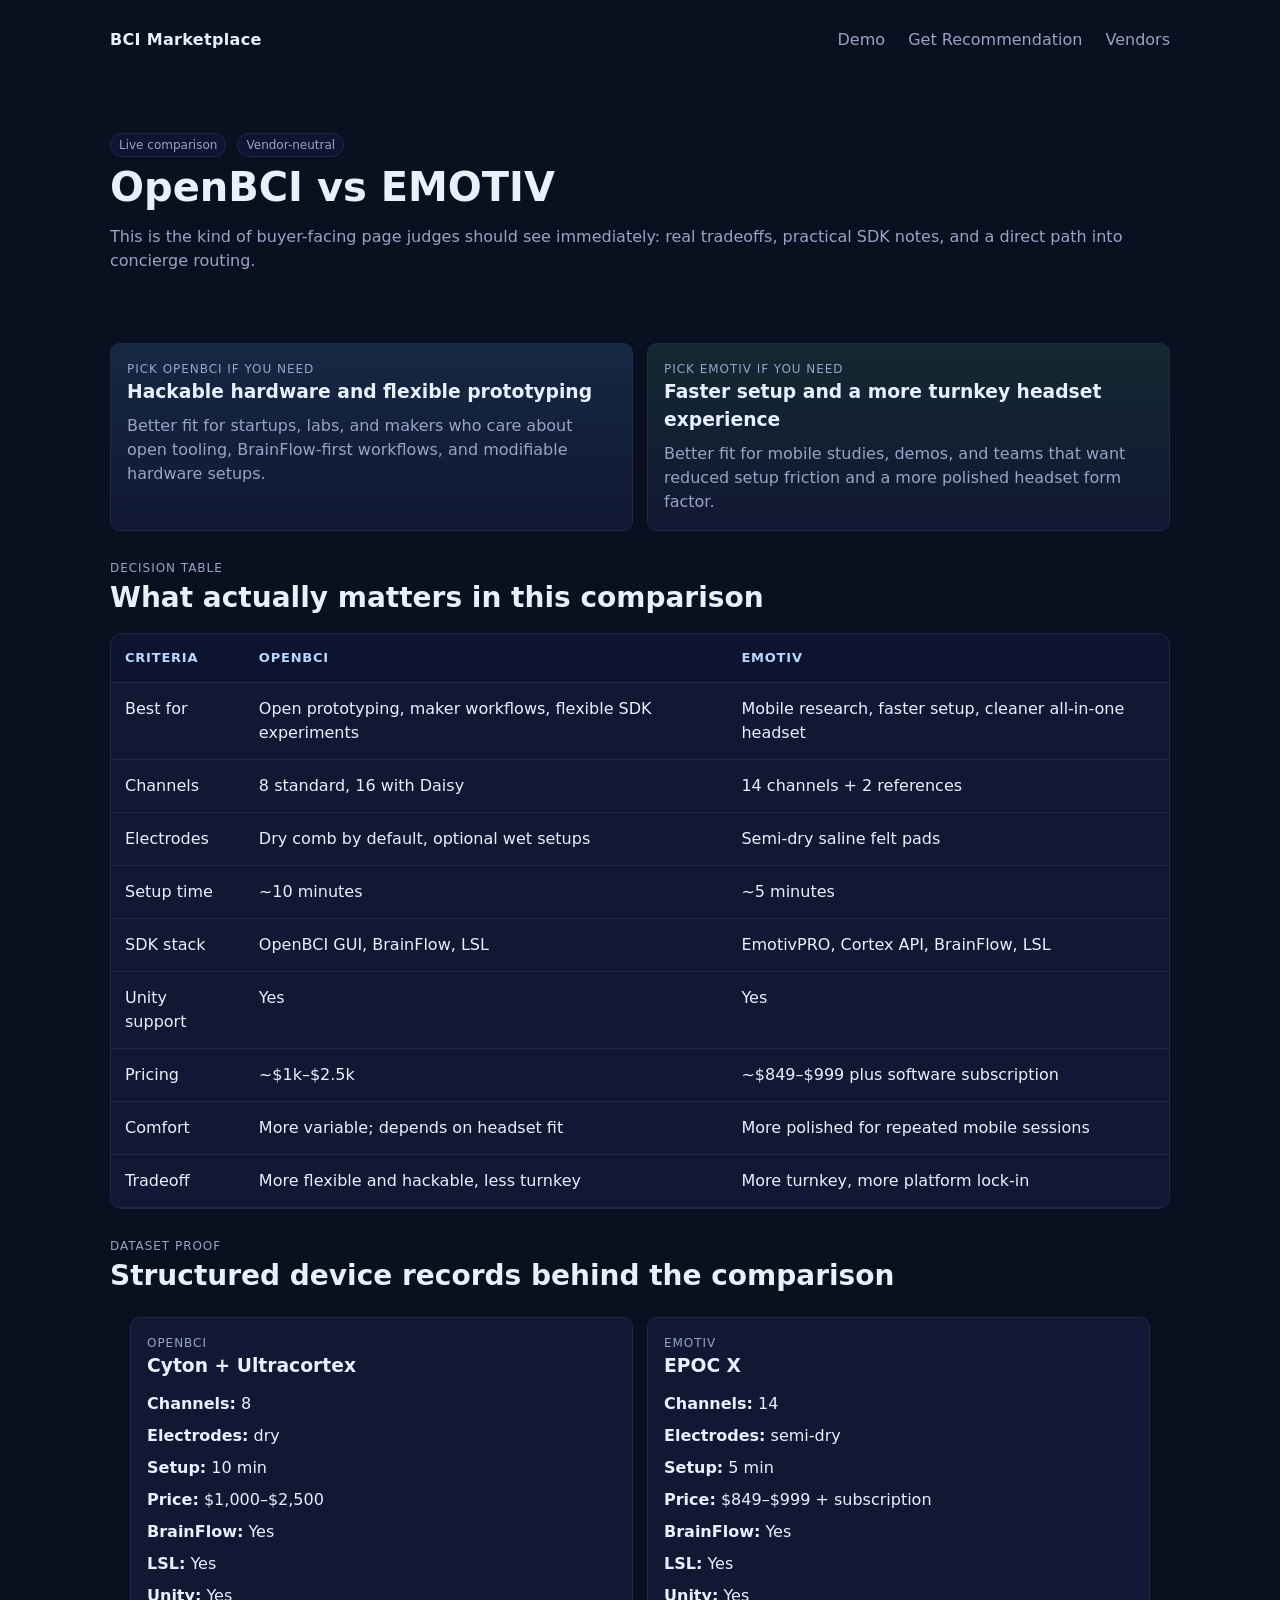
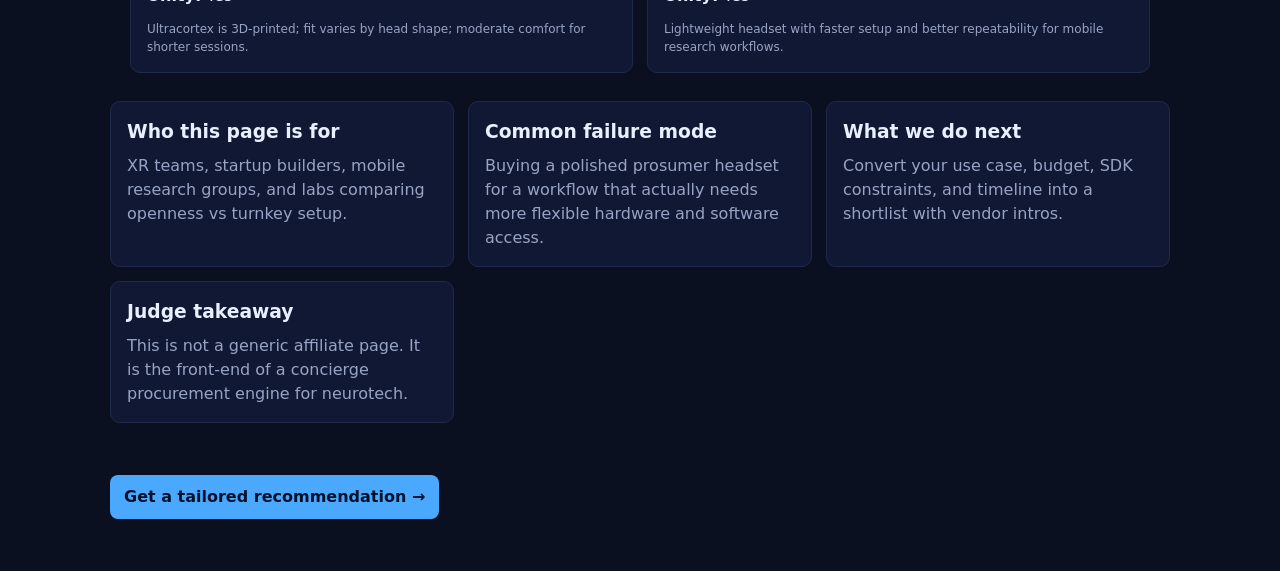
<file: docs/compare/openbci-vs-emotiv.html>
<!doctype html>
<html lang="en">
<head>
<meta charset="utf-8" />
<meta name="viewport" content="width=device-width, initial-scale=1" />
<title>OpenBCI vs EMOTIV — BCI Marketplace</title>
<meta name="description" content="A practical OpenBCI vs EMOTIV comparison for neurotech buyers: channels, setup time, SDKs, pricing, and tradeoffs." />
<link rel="stylesheet" href="../style.css" />
</head>
<body>
  <header class="header">
    <a href="../"><strong>BCI Marketplace</strong></a>
    <nav class="nav">
      <a href="../demo.html">Demo</a>
      <a href="../rfq.html">Get Recommendation</a>
      <a href="../vendor-onboard.html">Vendors</a>
    </nav>
  </header>

  <section class="hero">
    <span class="badge">Live comparison</span>
    <span class="badge">Vendor-neutral</span>
    <h1>OpenBCI vs EMOTIV</h1>
    <p>This is the kind of buyer-facing page judges should see immediately: real tradeoffs, practical SDK notes, and a direct path into concierge routing.</p>
  </section>

  <section class="grid grid-2">
    <div class="card accent-card">
      <div class="small caps">Pick OpenBCI if you need</div>
      <h3>Hackable hardware and flexible prototyping</h3>
      <p>Better fit for startups, labs, and makers who care about open tooling, BrainFlow-first workflows, and modifiable hardware setups.</p>
    </div>
    <div class="card accent-card accent-card-alt">
      <div class="small caps">Pick EMOTIV if you need</div>
      <h3>Faster setup and a more turnkey headset experience</h3>
      <p>Better fit for mobile studies, demos, and teams that want reduced setup friction and a more polished headset form factor.</p>
    </div>
  </section>

  <section class="section">
    <div class="section-head">
      <div>
        <div class="small caps">Decision table</div>
        <h2>What actually matters in this comparison</h2>
      </div>
    </div>
    <div class="table-wrap">
      <table class="compare-table">
        <thead>
          <tr>
            <th>Criteria</th>
            <th>OpenBCI</th>
            <th>EMOTIV</th>
          </tr>
        </thead>
        <tbody>
          <tr><td>Best for</td><td>Open prototyping, maker workflows, flexible SDK experiments</td><td>Mobile research, faster setup, cleaner all-in-one headset</td></tr>
          <tr><td>Channels</td><td>8 standard, 16 with Daisy</td><td>14 channels + 2 references</td></tr>
          <tr><td>Electrodes</td><td>Dry comb by default, optional wet setups</td><td>Semi-dry saline felt pads</td></tr>
          <tr><td>Setup time</td><td>~10 minutes</td><td>~5 minutes</td></tr>
          <tr><td>SDK stack</td><td>OpenBCI GUI, BrainFlow, LSL</td><td>EmotivPRO, Cortex API, BrainFlow, LSL</td></tr>
          <tr><td>Unity support</td><td>Yes</td><td>Yes</td></tr>
          <tr><td>Pricing</td><td>~$1k–$2.5k</td><td>~$849–$999 plus software subscription</td></tr>
          <tr><td>Comfort</td><td>More variable; depends on headset fit</td><td>More polished for repeated mobile sessions</td></tr>
          <tr><td>Tradeoff</td><td>More flexible and hackable, less turnkey</td><td>More turnkey, more platform lock-in</td></tr>
        </tbody>
      </table>
    </div>
  </section>

  <section class="section">
    <div class="section-head">
      <div>
        <div class="small caps">Dataset proof</div>
        <h2>Structured device records behind the comparison</h2>
      </div>
    </div>
    <div class="grid grid-2">
      <div class="card">
        <div class="small caps">OpenBCI</div>
        <h3>Cyton + Ultracortex</h3>
        <div class="fact-list">
          <div><strong>Channels:</strong> 8</div>
          <div><strong>Electrodes:</strong> dry</div>
          <div><strong>Setup:</strong> 10 min</div>
          <div><strong>Price:</strong> $1,000–$2,500</div>
          <div><strong>BrainFlow:</strong> Yes</div>
          <div><strong>LSL:</strong> Yes</div>
          <div><strong>Unity:</strong> Yes</div>
        </div>
        <p class="small">Ultracortex is 3D-printed; fit varies by head shape; moderate comfort for shorter sessions.</p>
      </div>
      <div class="card">
        <div class="small caps">EMOTIV</div>
        <h3>EPOC X</h3>
        <div class="fact-list">
          <div><strong>Channels:</strong> 14</div>
          <div><strong>Electrodes:</strong> semi-dry</div>
          <div><strong>Setup:</strong> 5 min</div>
          <div><strong>Price:</strong> $849–$999 + subscription</div>
          <div><strong>BrainFlow:</strong> Yes</div>
          <div><strong>LSL:</strong> Yes</div>
          <div><strong>Unity:</strong> Yes</div>
        </div>
        <p class="small">Lightweight headset with faster setup and better repeatability for mobile research workflows.</p>
      </div>
    </div>
  </section>

  <section class="grid">
    <div class="card"><h3>Who this page is for</h3><p>XR teams, startup builders, mobile research groups, and labs comparing openness vs turnkey setup.</p></div>
    <div class="card"><h3>Common failure mode</h3><p>Buying a polished prosumer headset for a workflow that actually needs more flexible hardware and software access.</p></div>
    <div class="card"><h3>What we do next</h3><p>Convert your use case, budget, SDK constraints, and timeline into a shortlist with vendor intros.</p></div>
    <div class="card"><h3>Judge takeaway</h3><p>This is not a generic affiliate page. It is the front-end of a concierge procurement engine for neurotech.</p></div>
  </section>

  <section class="hero">
    <a class="cta" href="../rfq.html">Get a tailored recommendation →</a>
  </section>
</body>
</html>
</file>
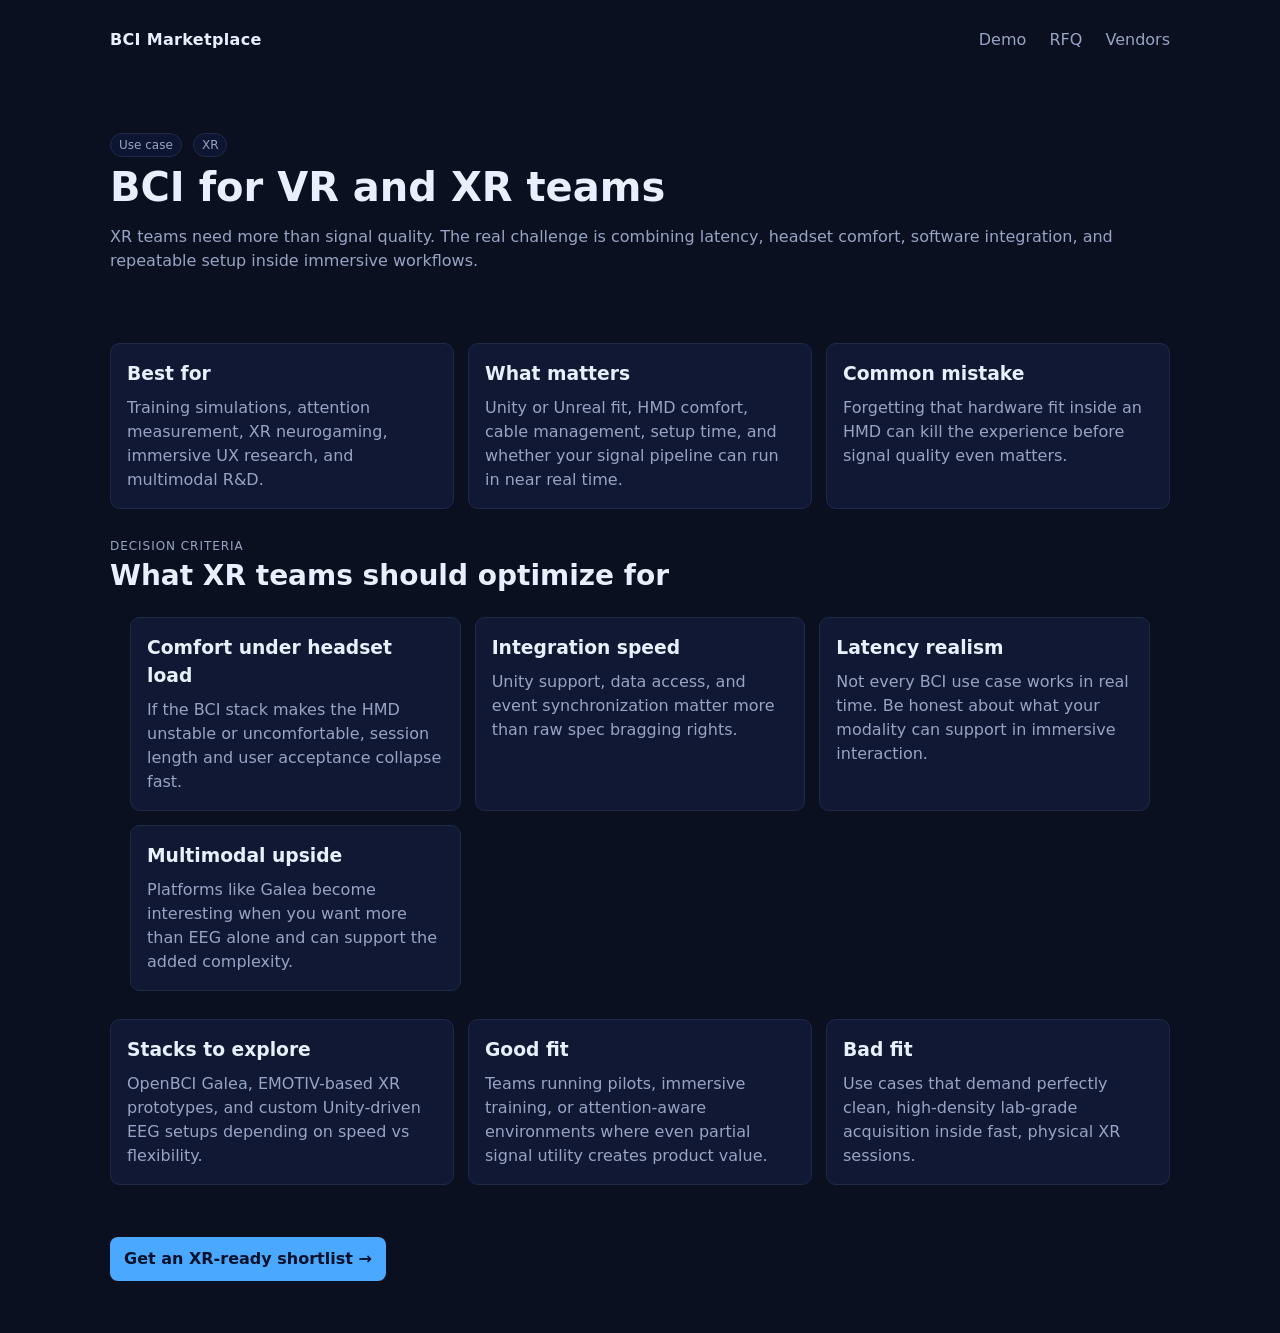
<file: docs/use-cases/vr-bci.html>
<!doctype html>
<html lang="en">
<head>
<meta charset="utf-8" />
<meta name="viewport" content="width=device-width, initial-scale=1" />
<title>VR / XR BCI — BCI Marketplace</title>
<meta name="description" content="What XR teams should look for in BCI hardware: latency, comfort inside HMDs, SDK compatibility, and multimodal tradeoffs." />
<link rel="stylesheet" href="../style.css" />
</head>
<body>
  <header class="header">
    <a href="../"><strong>BCI Marketplace</strong></a>
    <nav class="nav">
      <a href="../demo.html">Demo</a>
      <a href="../rfq.html">RFQ</a>
      <a href="../vendor-onboard.html">Vendors</a>
    </nav>
  </header>

  <section class="hero">
    <span class="badge">Use case</span>
    <span class="badge">XR</span>
    <h1>BCI for VR and XR teams</h1>
    <p>XR teams need more than signal quality. The real challenge is combining latency, headset comfort, software integration, and repeatable setup inside immersive workflows.</p>
  </section>

  <section class="grid grid-3">
    <div class="card"><h3>Best for</h3><p>Training simulations, attention measurement, XR neurogaming, immersive UX research, and multimodal R&D.</p></div>
    <div class="card"><h3>What matters</h3><p>Unity or Unreal fit, HMD comfort, cable management, setup time, and whether your signal pipeline can run in near real time.</p></div>
    <div class="card"><h3>Common mistake</h3><p>Forgetting that hardware fit inside an HMD can kill the experience before signal quality even matters.</p></div>
  </section>

  <section class="section">
    <div class="section-head"><div><div class="small caps">Decision criteria</div><h2>What XR teams should optimize for</h2></div></div>
    <div class="grid grid-2">
      <div class="card"><h3>Comfort under headset load</h3><p>If the BCI stack makes the HMD unstable or uncomfortable, session length and user acceptance collapse fast.</p></div>
      <div class="card"><h3>Integration speed</h3><p>Unity support, data access, and event synchronization matter more than raw spec bragging rights.</p></div>
      <div class="card"><h3>Latency realism</h3><p>Not every BCI use case works in real time. Be honest about what your modality can support in immersive interaction.</p></div>
      <div class="card"><h3>Multimodal upside</h3><p>Platforms like Galea become interesting when you want more than EEG alone and can support the added complexity.</p></div>
    </div>
  </section>

  <section class="grid">
    <div class="card"><h3>Stacks to explore</h3><p>OpenBCI Galea, EMOTIV-based XR prototypes, and custom Unity-driven EEG setups depending on speed vs flexibility.</p></div>
    <div class="card"><h3>Good fit</h3><p>Teams running pilots, immersive training, or attention-aware environments where even partial signal utility creates product value.</p></div>
    <div class="card"><h3>Bad fit</h3><p>Use cases that demand perfectly clean, high-density lab-grade acquisition inside fast, physical XR sessions.</p></div>
  </section>

  <section class="hero">
    <a class="cta" href="../rfq.html">Get an XR-ready shortlist →</a>
  </section>
</body>
</html>
</file>
<file: docs/style.css>
:root{--bg:#0b1020;--text:#e8f0ff;--muted:#98a4c5;--accent:#4aa8ff;--card:#111833;--border:#1f2a4a}
*{box-sizing:border-box}body{margin:0;font:16px/1.5 system-ui,Segoe UI,Roboto,Inter,-apple-system;background:var(--bg);color:var(--text)}
.header{max-width:1100px;margin:0 auto;padding:28px 20px;display:flex;justify-content:space-between;align-items:center}
.header a{color:var(--text);text-decoration:none}
.header strong{letter-spacing:.02em}
.nav a{margin-left:18px;color:var(--muted)}
.hero{max-width:1100px;margin:24px auto;padding:28px 20px}
.hero h1{font-size:40px;margin:0 0 8px}
.hero p{color:var(--muted);margin:0 0 18px}
.cta{display:inline-block;padding:10px 14px;border-radius:8px;background:var(--accent);color:#00122a;text-decoration:none;font-weight:600}
.cta.ghost{background:transparent;color:var(--text);border:1px solid var(--border)}
.grid{max-width:1100px;margin:20px auto;display:grid;grid-template-columns:repeat(auto-fit,minmax(260px,1fr));gap:14px;padding:0 20px}
.grid-2{grid-template-columns:repeat(auto-fit,minmax(320px,1fr))}
.grid-3{grid-template-columns:repeat(auto-fit,minmax(220px,1fr))}
.card{background:var(--card);border:1px solid var(--border);border-radius:10px;padding:16px}
.card h3{margin:0 0 8px}
.card p{margin:0;color:var(--muted)}
footer{max-width:1100px;margin:30px auto;padding:20px;color:var(--muted)}
form{display:grid;gap:10px}
input,select,textarea{background:#0e1530;border:1px solid var(--border);border-radius:8px;padding:10px;color:var(--text)}
button{background:var(--accent);border:0;border-radius:8px;padding:10px 14px;color:#00122a;font-weight:700;cursor:pointer}
.small{font-size:12px;color:var(--muted)}
.badge{display:inline-block;background:#0e1530;border:1px solid var(--border);padding:2px 8px;border-radius:999px;color:var(--muted);font-size:12px;margin-right:6px}
.section{max-width:1100px;margin:28px auto;padding:0 20px}
.section h2{margin:0;font-size:28px}
.section-head{display:flex;justify-content:space-between;gap:16px;align-items:flex-end;margin-bottom:14px}
.section-copy{max-width:560px;color:var(--muted);margin:0}
.hero-grid{max-width:1100px;margin:24px auto;padding:28px 20px;display:grid;grid-template-columns:minmax(0,1.4fr) minmax(320px,1fr);gap:18px;align-items:start}
.panel{background:linear-gradient(180deg,#121a39,#0f1530);border:1px solid var(--border);border-radius:14px;padding:18px}
.panel h3{margin:4px 0 10px;font-size:24px}
.caps{text-transform:uppercase;letter-spacing:.08em}
.cta-row{display:flex;gap:12px;flex-wrap:wrap;margin:18px 0}
.metrics{display:grid;grid-template-columns:repeat(4,1fr);gap:12px;margin-top:14px}
.metric{background:#0e1530;border:1px solid var(--border);border-radius:12px;padding:14px}
.metric strong{display:block;font-size:24px;margin-bottom:4px}.metric span{display:block;color:var(--muted);font-size:13px}
.steps{display:grid;gap:12px}.step{display:grid;grid-template-columns:36px 1fr;gap:12px;align-items:start}
.step strong{display:inline-flex;align-items:center;justify-content:center;width:36px;height:36px;border-radius:999px;background:rgba(74,168,255,.16);color:#8ec8ff}
.step h4{margin:0 0 2px;font-size:16px}.step p{margin:0;color:var(--muted)}
.pill-row{display:flex;gap:8px;flex-wrap:wrap;margin:12px 0 10px}.pill{display:inline-flex;border:1px solid var(--border);border-radius:999px;padding:4px 10px;background:#0d1430;color:#b9d7ff;font-size:12px}
.table-wrap{overflow:auto;border:1px solid var(--border);border-radius:12px;background:var(--card)}
.compare-table{width:100%;border-collapse:collapse}.compare-table th,.compare-table td{padding:14px;border-bottom:1px solid var(--border);vertical-align:top;text-align:left}.compare-table th{background:#0d1430;color:#b9d7ff;font-size:13px;text-transform:uppercase;letter-spacing:.06em}
.fact-list{display:grid;gap:8px;margin:12px 0}.accent-card{background:linear-gradient(180deg, rgba(74,168,255,.16), rgba(17,24,51,1));}.accent-card-alt{background:linear-gradient(180deg, rgba(77,221,170,.12), rgba(17,24,51,1));}
@media (max-width:900px){.hero-grid{grid-template-columns:1fr}.metrics{grid-template-columns:repeat(2,1fr)}.section-head{display:block}}
@media (max-width:680px){.header{display:block}.nav{margin-top:12px;display:flex;flex-wrap:wrap;gap:10px}.nav a{margin-left:0}.hero h1{font-size:32px}.metrics{grid-template-columns:1fr}.cta-row{display:grid}}
</file>
